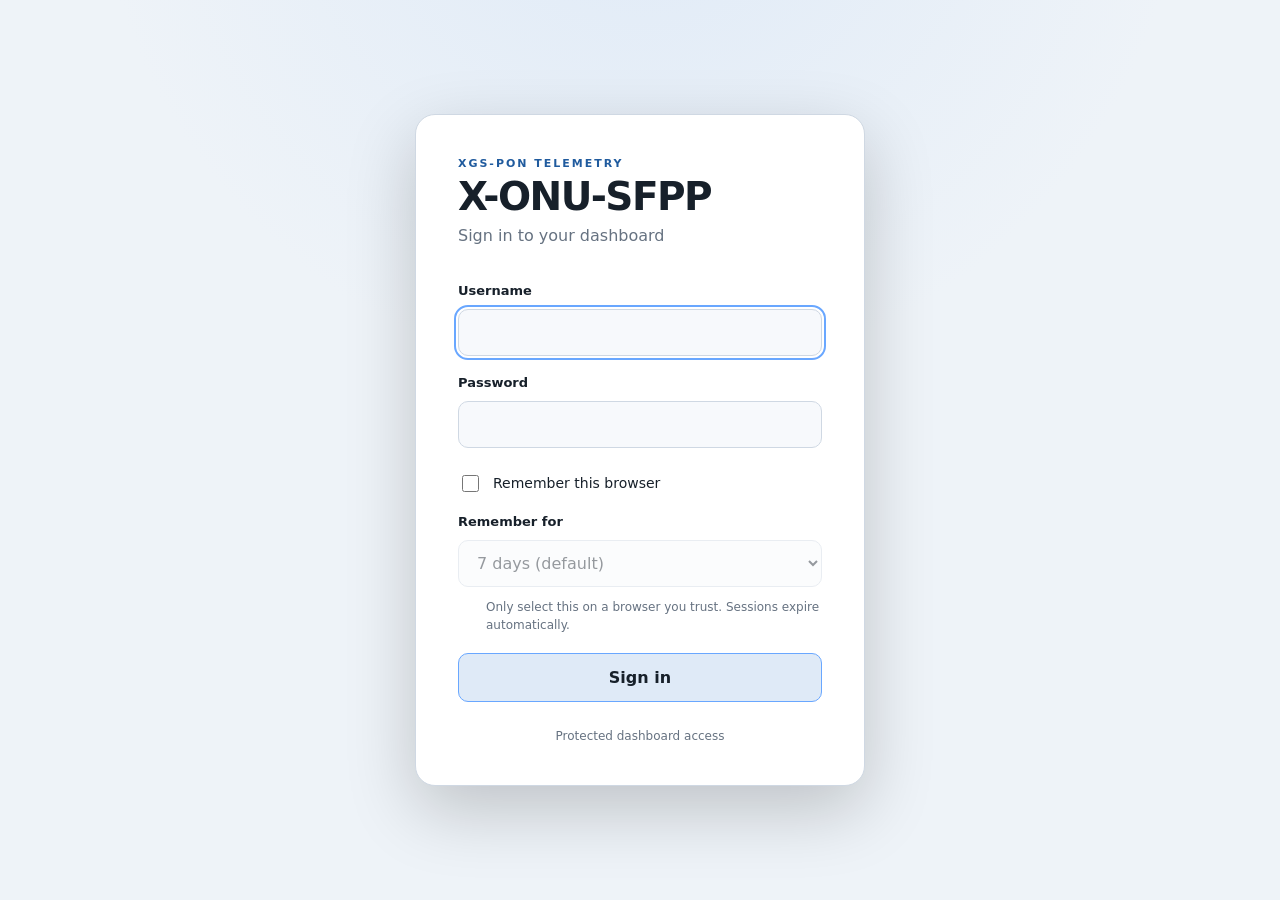
<file: web_templates/login.html>
<!doctype html>
<html lang="en">
<head>
    <meta charset="utf-8">
    <meta name="viewport"
          content="width=device-width, initial-scale=1">
    <title>Sign In — X-ONU-SFPP Dashboard</title>

    <script src="/static/theme.js"></script>
    <link rel="stylesheet" href="/static/style.css">
    <link rel="stylesheet" href="/static/login.css">
    <script src="/static/login.js" defer></script>
</head>
<body class="xonu-login">
    <main class="login-shell">
        <section class="login-card"
                 aria-labelledby="loginTitle">

            <p class="eyebrow">XGS-PON TELEMETRY</p>

            <h1 id="loginTitle">X-ONU-SFPP</h1>

            <p class="login-description">
                Sign in to your dashboard
            </p>

            <form id="loginForm">
                <label for="loginUsername">
                    Username
                </label>
                <input
                    id="loginUsername"
                    name="username"
                    type="text"
                    autocomplete="username"
                    maxlength="1024"
                    required
                    autofocus>

                <label for="loginPassword">
                    Password
                </label>
                <input
                    id="loginPassword"
                    name="password"
                    type="password"
                    autocomplete="current-password"
                    maxlength="1024"
                    required>

                <label class="remember-choice"
                       for="rememberBrowser">
                    <input
                        id="rememberBrowser"
                        type="checkbox">
                    <span>
                        Remember this browser
                    </span>
                </label>

                <label for="rememberDays">
                    Remember for
                </label>

                <select id="rememberDays" disabled>
                    <option value="1">1 day</option>
                    <option value="3">3 days</option>
                    <option value="7" selected>7 days (default)</option>
                    <option value="14">14 days</option>
                    <option value="30">30 days</option>
                </select>

                <p class="login-note">
                    Only select this on a browser you trust.
                    Sessions expire automatically.
                </p>

                <p id="loginError"
                   class="login-error"
                   role="alert"
                   aria-live="polite"
                   hidden></p>

                <button id="loginSubmit"
                        type="submit">
                    Sign in
                </button>
            </form>

            <p class="login-footer">
                Protected dashboard access
            </p>
        </section>
    </main>
</body>
</html>
</file>
<file: static/style.css>
:root {
    color-scheme: dark;

    --bg: #0b0e12;
    --panel: #12171e;
    --panel-alt: #0f141a;
    --panel-soft: rgba(18, 23, 30, .88);
    --status-bg: rgba(18, 23, 30, .82);

    --text: #f2f5f7;
    --muted: #8e9aa8;
    --line: #29323d;
    --border: var(--line);

    --body-glow: #172231;

    --surface-top: rgba(23, 29, 37, .95);
    --surface-bottom: rgba(15, 19, 25, .97);
    --surface-soft: rgba(9, 13, 18, .35);

    --primary-top: rgba(31, 48, 72, .95);
    --primary-bottom: rgba(16, 21, 28, .98);

    --traffic-top: rgba(31, 48, 72, .78);
    --traffic-bottom: rgba(13, 18, 24, .97);

    --button-bg: #10151b;
    --button-hover-border: #3b4858;
    --button-active-border: #4d6f9e;
    --button-active-bg: #1c2b3f;
    --button-active-text: #ffffff;

    --overlay-025: rgba(255, 255, 255, .025);
    --overlay-035: rgba(255, 255, 255, .035);
    --overlay-050: rgba(255, 255, 255, .05);
    --overlay-080: rgba(255, 255, 255, .08);

    --good: #48d597;
    --warn: #ffbd5a;
    --bad: #ff6b6b;
    --accent: #69a7ff;

    --rx: #69a7ff;
    --tx: #48d597;
    --optic: #ffbd5a;
    --cpu1: #c39cff;
    --cpu2: #ff83b2;
    --download: #69a7ff;
    --upload: #48d597;
}

:root[data-theme="light"] {
    color-scheme: light;

    --bg: #eef3f8;
    --panel: #ffffff;
    --panel-alt: #f7f9fc;
    --panel-soft: rgba(255, 255, 255, .92);
    --status-bg: rgba(255, 255, 255, .88);

    --text: #17202a;
    --muted: #667281;
    --line: #cfd8e3;
    --border: var(--line);

    --body-glow: #dfeaf7;

    --surface-top: rgba(255, 255, 255, .98);
    --surface-bottom: rgba(245, 248, 252, .98);
    --surface-soft: rgba(255, 255, 255, .72);

    --primary-top: rgba(225, 237, 252, .98);
    --primary-bottom: rgba(248, 250, 253, .98);

    --traffic-top: rgba(227, 239, 253, .95);
    --traffic-bottom: rgba(248, 250, 253, .98);

    --button-bg: #f7f9fc;
    --button-hover-border: #9eabb9;
    --button-active-border: #6f8db5;
    --button-active-bg: #dfeaf7;
    --button-active-text: #17202a;

    --overlay-025: rgba(0, 0, 0, .025);
    --overlay-035: rgba(0, 0, 0, .035);
    --overlay-050: rgba(0, 0, 0, .05);
    --overlay-080: rgba(0, 0, 0, .08);
}


* {
    box-sizing: border-box;
}


html {
    min-height: 100%;
}


body {
    margin: 0;

    min-height: 100%;

    background:
        radial-gradient(
            circle at 50% -18%,
            var(--body-glow) 0,
            var(--bg) 44%
        );

    color: var(--text);

    font-family:
        Inter,
        system-ui,
        -apple-system,
        BlinkMacSystemFont,
        "Segoe UI",
        sans-serif;
}


.shell {
    width:
        min(
            1180px,
            calc(100% - 32px)
        );

    margin: 0 auto;

    padding:
        38px 0
        42px;
}


.topbar {
    display: flex;

    justify-content:
        space-between;

    gap: 24px;

    align-items:
        center;

    margin-bottom:
        20px;
}


.eyebrow {
    color: var(--accent);

    font-size: 11px;

    letter-spacing:
        .18em;

    font-weight: 800;

    margin:
        0 0 8px;
}

/* Accessible heading accent in light theme */
:root[data-theme="light"] .eyebrow {
    color: #205b9e;
}


h1 {
    margin: 0;

    font-size:
        clamp(
            34px,
            5vw,
            58px
        );

    letter-spacing:
        -.045em;

    line-height: .95;
}


h2 {
    margin:
        2px 0 0;

    font-size: 23px;

    letter-spacing:
        -.02em;
}


.subtitle,
.last-update,
.chart-meta,
.subvalue,
footer {
    color: var(--muted);
}


.subtitle {
    margin:
        7px 0 0;
}


.status-wrap {
    display: flex;

    gap: 11px;

    align-items:
        center;

    min-width: 230px;

    padding:
        13px 16px;

    background:
        var(--status-bg);

    border:
        1px solid
        var(--line);

    border-radius:
        14px;
}


.status-dot {
    width: 11px;
    height: 11px;

    flex:
        0 0 11px;

    border-radius: 50%;

    box-shadow:
        0 0 16px
        currentColor;
}


.status-dot.online {
    background:
        var(--good);

    color:
        var(--good);
}


.status-dot.offline {
    background:
        var(--bad);

    color:
        var(--bad);
}


.status-text {
    font-weight: 800;

    font-size: 13px;
}


.last-update {
    font-size: 11px;

    margin-top: 2px;
}


.label {
    color: var(--muted);

    font-size: 12px;

    font-weight: 750;

    letter-spacing:
        .055em;

    text-transform:
        uppercase;
}


.health-badge.good {
    color: var(--good);
}


.health-badge.warn {
    color: var(--warn);
}


.health-badge.bad {
    color: var(--bad);
}


.health-badge.unknown {
    color: var(--muted);
}


.summary-bar {
    display: grid;

    grid-template-columns:
        repeat(
            3,
            1fr
        );

    gap: 8px;

    padding: 12px;

    margin-bottom: 12px;

    background:
        var(--panel-soft);

    border:
        1px solid
        var(--line);

    border-radius:
        16px;
}


.summary-item {
    padding:
        9px 12px;
}


.summary-item strong {
    display: block;

    margin-top: 6px;

    font-size: 15px;
}


.section-block,
.chart-panel {
    margin-top: 12px;

    padding: 20px;

    background:
        linear-gradient(
            180deg,
            var(--surface-top),
            var(--surface-bottom)
        );

    border:
        1px solid
        var(--line);

    border-radius:
        18px;
}


.section-title {
    margin-bottom: 16px;
}


.optical-grid {
    display: grid;

    grid-template-columns:
        repeat(
            4,
            1fr
        );

    gap: 12px;
}


.thermal-grid {
    display: grid;

    grid-template-columns:
        repeat(
            3,
            1fr
        );

    gap: 12px;
}


.metric-card {
    position: relative;

    min-height: 164px;

    padding: 20px;

    display: flex;

    flex-direction:
        column;

    justify-content:
        flex-end;

    overflow: hidden;

    background:
        var(--surface-soft);

    border:
        1px solid
        var(--line);

    border-radius:
        15px;
}


.metric-card.primary {
    background:
        linear-gradient(
            155deg,
            var(--primary-top),
            var(--primary-bottom)
        );
}


.metric-card.primary::after {
    content: "";

    position: absolute;

    width: 110px;
    height: 110px;

    right: -45px;
    top: -45px;

    border-radius: 50%;

    background:
        rgba(
            105,
            167,
            255,
            .08
        );
}


.value {
    display: block;

    margin-top: 22px;

    font-size:
        clamp(
            31px,
            4vw,
            39px
        );

    font-weight: 760;

    letter-spacing:
        -.04em;

    line-height: 1;
}


.unit {
    color: var(--muted);

    font-size: 12px;

    margin-top: 5px;
}


.metric-health {
    position: absolute;

    top: 18px;
    right: 18px;

    font-size: 10px;

    font-weight: 850;

    letter-spacing:
        .08em;
}


.system-strip {
    display: grid;

    grid-template-columns:
        repeat(
            3,
            1fr
        );

    gap: 10px;

    margin-top: 12px;
}


.system-item {
    padding: 15px;

    background:
        var(--surface-soft);

    border:
        1px solid
        var(--line);

    border-radius: 13px;
}


.system-item strong {
    display: block;

    margin-top: 7px;

    font-size: 17px;
}


.subvalue {
    display: block;

    margin-top: 4px;

    font-size: 11px;
}


.traffic-title {
    display: flex;

    justify-content:
        space-between;

    align-items:
        end;

    gap: 18px;
}


.advanced-status {
    color: var(--muted);

    font-size: 11px;

    padding:
        7px 10px;

    border:
        1px solid
        var(--line);

    border-radius: 9px;

    background:
        var(--surface-soft);
}


.advanced-status.good {
    color: var(--good);
}


.advanced-status.warn {
    color: var(--warn);
}


.advanced-status.bad {
    color: var(--bad);
}


.traffic-grid {
    display: grid;

    grid-template-columns:
        repeat(
            2,
            1fr
        );

    gap: 12px;
}


.traffic-card {
    min-height: 210px;

    padding: 22px;

    display: flex;

    flex-direction:
        column;

    justify-content:
        flex-end;

    background:
        linear-gradient(
            155deg,
            var(--traffic-top),
            var(--traffic-bottom)
        );

    border:
        1px solid
        var(--line);

    border-radius:
        16px;
}


.traffic-direction {
    color: var(--accent);

    font-size: 12px;

    font-weight: 850;

    letter-spacing:
        .12em;
}


.traffic-value {
    display: block;

    margin-top: 23px;

    font-size:
        clamp(
            36px,
            6vw,
            54px
        );

    font-weight: 800;

    letter-spacing:
        -.05em;

    line-height: 1;
}


.traffic-unit {
    color: var(--muted);

    margin-top: 7px;

    font-size: 11px;
}


.traffic-detail {
    display: flex;

    justify-content:
        space-between;

    gap: 12px;

    padding-top: 14px;

    margin-top: 18px;

    border-top:
        1px solid
        var(--line);

    color: var(--muted);

    font-size: 12px;
}


.traffic-detail strong {
    color: var(--text);
}


.health-panel {
    padding-bottom: 18px;
}


.health-grid {
    display: grid;

    grid-template-columns:
        repeat(
            2,
            1fr
        );

    gap: 8px;
}


.health-row {
    display: flex;

    justify-content:
        space-between;

    gap: 20px;

    align-items:
        center;

    min-height: 48px;

    padding:
        10px 13px;

    background:
        var(--surface-soft);

    border:
        1px solid
        var(--line);

    border-radius:
        11px;
}


.health-row.full {
    grid-column:
        1 / -1;
}


.health-row span {
    color: var(--muted);

    font-size: 12px;
}


.health-row strong {
    text-align: right;

    font-size: 13px;
}


.history-header {
    display: flex;

    justify-content:
        space-between;

    gap: 18px;

    align-items:
        end;

    margin-top: 34px;

    padding:
        0 2px;
}


.range-buttons {
    display: flex;

    gap: 5px;

    flex-wrap: wrap;
}


button {
    border:
        1px solid
        var(--line);

    background:
        var(--button-bg);

    color:
        var(--muted);

    border-radius: 9px;

    padding:
        8px 11px;

    cursor: pointer;

    font-weight: 800;

    font-size: 11px;

    transition:
        background .15s ease,
        border-color .15s ease,
        color .15s ease;
}


button:hover {
    color: var(--text);

    border-color:
        var(--button-hover-border);
}


button.active {
    color:
        var(--button-active-text);

    border-color:
        var(--button-active-border);

    background:
        var(--button-active-bg);
}


.chart-head {
    display: flex;

    justify-content:
        space-between;

    gap: 15px;

    align-items:
        end;

    margin-bottom: 18px;
}


.chart-meta {
    font-size: 11px;
}


canvas {
    width: 100%;

    display: block;
}


.legend {
    display: flex;

    gap: 18px;

    flex-wrap: wrap;

    margin-top: 11px;

    color: var(--muted);

    font-size: 11px;
}


.legend-line {
    display: inline-block;

    width: 18px;
    height: 3px;

    border-radius: 4px;

    margin-right: 6px;

    vertical-align: middle;
}


.legend-line.rx {
    background: var(--rx);
}


.legend-line.tx {
    background: var(--tx);
}


.legend-line.optic {
    background: var(--optic);
}


.legend-line.cpu1 {
    background: var(--cpu1);
}


.legend-line.cpu2 {
    background: var(--cpu2);
}


.legend-line.download {
    background: var(--download);
}


.legend-line.upload {
    background: var(--upload);
}


.info-grid {
    display: grid;

    grid-template-columns:
        repeat(
            2,
            1fr
        );

    gap: 8px;
}


.info-row {
    display: flex;

    justify-content:
        space-between;

    gap: 20px;

    min-height: 46px;

    align-items:
        center;

    padding:
        10px 13px;

    border:
        1px solid
        var(--line);

    border-radius: 10px;

    background:
        var(--surface-soft);
}


.info-row span {
    color: var(--muted);

    font-size: 12px;
}


.info-row strong {
    font-size: 12px;

    text-align: right;

    overflow-wrap:
        anywhere;
}


.technical-strip {
    display: flex;

    gap: 18px;

    flex-wrap: wrap;

    margin-top: 13px;

    padding:
        12px 13px;

    border:
        1px solid
        var(--line);

    border-radius: 10px;

    color: var(--muted);

    font-size: 11px;
}


.technical-strip strong {
    color: var(--text);

    margin-left: 4px;
}


footer {
    display: flex;

    justify-content:
        space-between;

    gap: 20px;

    padding:
        22px 3px
        0;

    font-size: 11px;
}


@media
(max-width: 900px) {

    .optical-grid {
        grid-template-columns:
            repeat(
                2,
                1fr
            );
    }


    .thermal-grid {
        grid-template-columns:
            repeat(
                3,
                1fr
            );
    }


    .system-strip {
        grid-template-columns:
            repeat(
                3,
                1fr
            );
    }

}


@media
(max-width: 680px) {

    .shell {
        width:
            min(
                100% - 20px,
                1180px
            );

        padding-top: 22px;
    }


    .topbar {
        align-items:
            flex-start;

        flex-direction:
            column;
    }


    .status-wrap {
        width: 100%;
    }


    .summary-bar {
        grid-template-columns:
            1fr;
    }


    .optical-grid,
    .thermal-grid,
    .traffic-grid,
    .health-grid,
    .info-grid,
    .system-strip {
        grid-template-columns:
            1fr;
    }


    .health-row.full {
        grid-column:
            auto;
    }


    .traffic-title,
    .history-header,
    .chart-head {
        align-items:
            flex-start;

        flex-direction:
            column;
    }


    .range-buttons {
        width: 100%;
    }


    .range-buttons button {
        flex: 1;
    }


    .metric-card {
        min-height: 145px;
    }


    .traffic-card {
        min-height: 180px;
    }


    footer {
        flex-direction:
            column;

        gap: 6px;
    }

}


/* V2 optical-history polish */

.optical-history-grid {
    display: grid;

    grid-template-columns:
        repeat(2, 1fr);

    gap: 12px;
}


.mini-chart {
    padding: 14px;

    background:
        var(--surface-soft);

    border:
        1px solid
        var(--line);

    border-radius: 13px;
}


.mini-chart-title {
    display: flex;

    justify-content:
        space-between;

    align-items:
        center;

    gap: 15px;

    margin-bottom: 8px;
}


.mini-chart-title span {
    color: var(--muted);

    font-size: 11px;

    font-weight: 750;

    letter-spacing:
        .055em;

    text-transform:
        uppercase;
}


.mini-chart-title strong {
    font-size: 13px;
}


@media
(max-width: 680px) {

    .optical-history-grid {
        grid-template-columns:
            1fr;
    }

}


/* V3 alerts */

.alerts-title {
    display: flex;

    justify-content:
        space-between;

    align-items:
        end;

    gap: 18px;
}


.alerts-list {
    display: grid;

    gap: 8px;

    max-height: 248px;

    overflow-y: auto;

    padding-right: 4px;
}


.alert-row {
    display: flex;

    justify-content:
        space-between;

    align-items:
        center;

    gap: 20px;

    min-height: 64px;

    padding:
        12px 14px;

    background:
        var(--surface-soft);

    border:
        1px solid
        var(--line);

    border-radius:
        11px;
}


.alert-row.warning {
    border-left:
        3px solid
        var(--warn);
}


.alert-row.critical,
.alert-row.error {
    border-left:
        3px solid
        var(--bad);
}


.alert-row.info {
    border-left:
        3px solid
        var(--accent);
}


.alert-main {
    display: flex;

    flex-direction:
        column;

    gap: 4px;

    min-width: 0;
}


.alert-severity {
    color:
        var(--warn);

    font-size: 10px;

    font-weight: 850;

    letter-spacing:
        .1em;
}




.alert-row.info
.alert-severity {
    color:
        var(--accent);
}


.alert-message {
    font-size: 13px;

    overflow-wrap:
        anywhere;
}


.alert-time {
    color:
        var(--muted);

    font-size: 11px;
}






@media
(max-width: 680px) {

    .alerts-title {
        align-items:
            flex-start;

        flex-direction:
            column;
    }


    .alert-row {
        align-items:
            flex-start;
    }



}


.alert-row.critical
.alert-severity,
.alert-row.error
.alert-severity {
    color:
        var(--bad);
}


/* ---------------------------------------------------------
   V3 Alert Settings
   --------------------------------------------------------- */

.alert-settings-grid {
    display: grid;
    grid-template-columns:
        repeat(4, minmax(0, 1fr));
    gap: 14px;
}

.alert-setting-card {
    display: flex;
    flex-direction: column;
    gap: 7px;
    min-width: 0;
    padding: 16px;
    border: 1px solid
        var(--border);
    border-radius: 12px;
    background:
        var(--overlay-025);
}

.alert-setting-label {
    font-size: 0.78rem;
    font-weight: 700;
    letter-spacing: 0.06em;
    text-transform: uppercase;
    color: var(--muted);
}

.alert-setting-value {
    font-size: 1.15rem;
    line-height: 1.25;
    color: var(--text);
}

.alert-setting-help {
    margin-top: auto;
    font-size: 0.8rem;
    line-height: 1.4;
    color: var(--muted);
}

@media (max-width: 1000px) {
    .alert-settings-grid {
        grid-template-columns:
            repeat(2, minmax(0, 1fr));
    }
}

@media (max-width: 600px) {
    .alert-settings-grid {
        grid-template-columns: 1fr;
    }
}


/* ---------------------------------------------------------
   V3 Alert Settings Controls
   --------------------------------------------------------- */

.alert-setting-control {
    display: flex;
    align-items: center;
    gap: 8px;
}

.alert-setting-input {
    width: 88px;
    min-width: 0;
    padding: 8px 10px;
    border: 1px solid var(--border);
    border-radius: 9px;
    background: var(--overlay-035);
    color: var(--text);
    font: inherit;
    font-weight: 700;
}

.alert-setting-input:focus {
    outline: none;
    border-color: currentColor;
}

.alert-setting-unit {
    color: var(--muted);
    font-size: 0.9rem;
}

.alert-settings-actions {
    display: flex;
    justify-content: flex-end;
    margin-top: 14px;
}

.alert-settings-save {
    padding: 9px 14px;
    border: 1px solid var(--border);
    border-radius: 9px;
    background: var(--overlay-050);
    color: var(--text);
    font: inherit;
    font-weight: 700;
    cursor: pointer;
}

.alert-settings-save:hover {
    background: var(--overlay-080);
}

.alert-settings-save:disabled {
    opacity: 0.55;
    cursor: not-allowed;
}


/* ---------------------------------------------------------
   V3 Alert Threshold Controls
   --------------------------------------------------------- */

.alert-threshold-list {
    display: flex;
    flex-direction: column;
    gap: 8px;
}

.alert-threshold-row {
    display: flex;
    align-items: center;
    justify-content: space-between;
    gap: 10px;
    color: var(--muted);
    font-size: 0.85rem;
}

.alert-threshold-row .alert-setting-input {
    width: 82px;
    text-align: right;
}

.alert-profile-select {
    width: 100%;
    margin: 8px 0;
}

.alert-operating-envelope {
    margin-top: 14px;
    padding: 12px;
    border: 1px solid var(--good);
    border-radius: 9px;
    background: rgba(61, 213, 152, 0.08);
}

.alert-operating-envelope[hidden],
#alertTxThresholdControls[hidden] {
    display: none;
}

.alert-operating-range-values {
    display: flex;
    justify-content: space-between;
    gap: 12px;
    margin: 10px 0 8px;
    color: var(--text);
    font-size: 0.9rem;
}

.alert-threshold-heading {
    display: block;
    margin: 16px 0 8px;
}


/* ---------------------------------------------------------
   V3 Alert Settings Validation
   --------------------------------------------------------- */

.alert-setting-input.invalid {
    border-color: #ff5c5c;
    box-shadow:
        0 0 0 1px rgba(255, 92, 92, 0.25);
}

.alert-setting-input.invalid:focus {
    border-color: #ff5c5c;
    box-shadow:
        0 0 0 2px rgba(255, 92, 92, 0.25);
}


/* ---------------------------------------------------------
   V3 Error Counter Alerts
   --------------------------------------------------------- */

.alert-counter-section {
    margin-top: 20px;
    padding-top: 18px;
    border-top: 1px solid var(--border);
}

.alert-counter-heading {
    display: flex;
    justify-content: space-between;
    gap: 16px;
    margin-bottom: 12px;
}

.alert-counter-description {
    margin: 6px 0 0;
    color: var(--muted);
    font-size: 0.85rem;
    line-height: 1.4;
}

.alert-counter-table {
    display: flex;
    flex-direction: column;
    border: 1px solid var(--border);
    border-radius: 12px;
    overflow: hidden;
}

.alert-counter-row {
    display: grid;
    grid-template-columns:
        minmax(190px, 1.6fr)
        minmax(110px, 0.8fr)
        minmax(150px, 1fr)
        minmax(130px, 0.9fr);
    align-items: center;
    gap: 14px;
    padding: 12px 14px;
    border-top: 1px solid var(--border);
}

.alert-counter-row:first-child {
    border-top: 0;
}

.alert-counter-header {
    color: var(--muted);
    font-size: 0.75rem;
    font-weight: 700;
    letter-spacing: 0.06em;
    text-transform: uppercase;
    background:
        var(--overlay-025);
}

.alert-counter-name {
    color: var(--text);
    font-weight: 600;
}

.alert-counter-number {
    display: flex;
    align-items: center;
    gap: 8px;
}

.alert-counter-number span {
    color: var(--muted);
    font-size: 0.8rem;
}

.alert-counter-row .alert-setting-input {
    width: 100%;
}

.alert-setting-select {
    appearance: auto;
}

@media (max-width: 800px) {
    .alert-counter-header {
        display: none;
    }

    .alert-counter-row {
        grid-template-columns:
            1fr 1fr;
        gap: 10px 14px;
    }

    .alert-counter-name {
        grid-column: 1 / -1;
    }
}

@media (max-width: 520px) {
    .alert-counter-row {
        grid-template-columns: 1fr;
    }

    .alert-counter-name {
        grid-column: auto;
    }
}


/* ---------------------------------------------------------
   V3 State Alert Settings
   --------------------------------------------------------- */

.alert-state-settings {
    display: grid;
    grid-template-columns:
        repeat(4, minmax(0, 1fr));
    gap: 14px;
    margin-top: 16px;
    margin-bottom: 4px;
}

.alert-state-settings .alert-setting-card {
    min-height: 0;
}

@media (max-width: 1000px) {
    .alert-state-settings {
        grid-template-columns:
            repeat(2, minmax(0, 1fr));
    }
}

@media (max-width: 600px) {
    .alert-state-settings {
        grid-template-columns: 1fr;
    }
}


/* V3 Notification Settings */

.notification-settings-section {
    margin-top: 22px;
    padding-top: 18px;
    border-top: 1px solid var(--overlay-080);
}

.notification-settings-stack {
    margin-top: 14px;
}

.notification-provider-row {
    padding: 14px 0;
    border-bottom: 1px solid var(--overlay-080);
}

.notification-provider-row:first-child {
    padding-top: 8px;
}

.notification-provider-row:last-child {
    border-bottom: 0;
    padding-bottom: 8px;
}

.notification-provider-row .notification-field {
    max-width: 760px;
}

.notification-provider-row .alert-setting-help {
    display: block;
    max-width: 760px;
    margin-top: 7px;
}

.notification-provider-heading {
    display: flex;
    align-items: center;
    justify-content: space-between;
    gap: 16px;
}

.notification-enable {
    display: inline-flex;
    align-items: center;
    gap: 7px;
    font-size: 0.82rem;
    cursor: pointer;
    user-select: none;
}

.notification-enable input {
    width: 16px;
    height: 16px;
    margin: 0;
    cursor: pointer;
}

.notification-field {
    display: grid;
    gap: 6px;
    margin-top: 14px;
    font-size: 0.82rem;
}

.notification-field .alert-setting-input {
    width: 100%;
    box-sizing: border-box;
}

.notification-settings-section
.alert-settings-actions {
    margin-top: 14px;
}



/* V3 Collapsible Settings Panels */

.settings-collapsible > summary {
    list-style: none;
}

.settings-collapsible > summary::-webkit-details-marker {
    display: none;
}

.settings-summary {
    cursor: pointer;
    user-select: none;
}

.settings-summary-right {
    display: flex;
    align-items: center;
    gap: 12px;
}

.settings-chevron {
    display: inline-flex;
    align-items: center;
    justify-content: center;
    width: 24px;
    height: 24px;
    font-size: 1.6rem;
    line-height: 1;
    transition: transform 0.18s ease;
}

.settings-collapsible[open]
.settings-chevron {
    transform: rotate(90deg);
}

.settings-summary:hover
.settings-chevron {
    opacity: 0.8;
}


/* Dashboard page navigation */

.dashboard-settings-nav {
    display: flex;
    flex-wrap: wrap;
    gap: 8px;
    margin-top: 14px;
}

.settings-page-nav {
    display: flex;
    align-items: center;
}

.settings-nav-link {
    display: inline-flex;
    align-items: center;
    justify-content: center;
    min-height: 38px;
    padding: 8px 14px;
    border: 1px solid currentColor;
    border-radius: 8px;
    color: inherit;
    font-size: 0.9rem;
    font-weight: 600;
    text-decoration: none;
    transition:
        opacity 0.15s ease,
        transform 0.15s ease;
}

.settings-nav-link:hover {
    opacity: 0.8;
}

.settings-nav-link:active {
    transform: translateY(1px);
}

/* Notification secret controls */

.notification-secret-clear {
    display: inline-flex;
    align-items: center;
    gap: 7px;
    margin-top: 7px;
    color: var(--muted);
    font-size: 0.78rem;
    cursor: pointer;
    user-select: none;
}

.notification-secret-clear input {
    width: 15px;
    height: 15px;
    margin: 0;
    cursor: pointer;
}

.notification-secret-clear:has(input:disabled) {
    opacity: 0.45;
    cursor: default;
}

.notification-secret-clear input:disabled {
    cursor: default;
}

/* Alert History page */

.alert-history-list {
    max-height: none;
    overflow: visible;
    padding-right: 0;
}

.alert-history-link-wrap {
    display: flex;
    justify-content: flex-end;
    margin-top: 14px;
}

.alert-history-controls {
    display: flex;
    justify-content: space-between;
    align-items: center;
    gap: 14px;
    margin-top: 16px;
}

.alert-history-page-status {
    color: var(--muted);
    font-size: 0.9rem;
    text-align: center;
}

.alert-history-button {
    appearance: none;
    min-height: 38px;
    padding: 8px 14px;
    border: 1px solid currentColor;
    border-radius: 8px;
    background: transparent;
    color: inherit;
    font: inherit;
    font-size: 0.9rem;
    font-weight: 600;
    cursor: pointer;
    transition:
        opacity 0.15s ease,
        transform 0.15s ease;
}

.alert-history-button:hover:not(:disabled) {
    opacity: 0.8;
}

.alert-history-button:active:not(:disabled) {
    transform: translateY(1px);
}

.alert-history-button:disabled {
    opacity: 0.35;
    cursor: default;
}

@media
(max-width: 680px) {
    .alert-history-controls {
        align-items: stretch;
        flex-direction: column;
    }

    .alert-history-page-status {
        order: -1;
    }
}

/* Recent Alerts now displays only three entries. */
#alertsList {
    max-height: none;
    overflow: visible;
    padding-right: 0;
}

/* Theme selector */

.topbar-actions {
    display: flex;
    flex-direction: column;
    gap: 10px;
    align-items: stretch;
    min-width: 230px;
}

.theme-control {
    display: flex;
    align-items: center;
    justify-content: space-between;
    gap: 12px;

    padding:
        9px 12px;

    background:
        var(--status-bg);

    border:
        1px solid
        var(--line);

    border-radius:
        10px;
}

.theme-control-label {
    color: var(--muted);

    font-size: 11px;

    font-weight: 800;

    letter-spacing:
        .055em;

    text-transform:
        uppercase;
}

.theme-select {
    min-width: 92px;

    padding:
        6px 8px;

    background:
        var(--button-bg);

    color:
        var(--text);

    border:
        1px solid
        var(--line);

    border-radius:
        8px;

    font: inherit;

    font-size:
        12px;

    font-weight:
        700;

    cursor:
        pointer;
}

.theme-select:hover {
    border-color:
        var(--button-hover-border);
}

.theme-select:focus {
    outline: none;

    border-color:
        var(--accent);
}

@media (max-width: 680px) {

    .topbar-actions {
        width: 100%;
        min-width: 0;
    }

    .theme-control {
        width: 100%;
    }
}


/* Diagnostics page */

.diagnostics-intro {
    margin-bottom: 18px;
    color: var(--muted);
}

.diagnostics-controls {
    display: flex;
    flex-wrap: wrap;
    align-items: center;
    gap: 18px;
    margin-top: 18px;
}

.diagnostics-profile-groups {
    display: grid;
    grid-template-columns:
        repeat(auto-fit, minmax(260px, 1fr));
    gap: 14px;
}

.diagnostics-profile-control {
    display: grid;
    align-content: start;
    gap: 12px;
    padding: 16px;
    border: 1px solid var(--border);
    border-radius: 10px;
    background: var(--panel-alt);
}

.diagnostics-profile-control h3 {
    margin: 0 0 5px;
    font-size: 0.95rem;
}

.diagnostics-profile-control p {
    margin: 0;
    color: var(--muted);
    font-size: 0.84rem;
    line-height: 1.45;
}

.diagnostics-profile-buttons {
    display: flex;
    flex-wrap: wrap;
    gap: 8px;
}

.diagnostics-profile-button,
.diagnostics-run-button {
    min-height: 40px;
}

.diagnostics-profile-button:focus-visible,
.diagnostics-run-button:focus-visible {
    outline: 2px solid var(--accent);
    outline-offset: 2px;
}

.diagnostics-run-button {
    border-color: var(--button-active-border);
    background: var(--button-active-bg);
    color: var(--button-active-text);
    font-weight: 700;
}

.diagnostics-profile-button:disabled,
.diagnostics-run-button:disabled {
    opacity: 0.45;
    cursor: default;
}

.diagnostics-run-button:disabled {
    border-color: var(--line);
    background: var(--button-bg);
    color: var(--muted);
}

.diagnostics-status {
    min-height: 1.4em;
    margin: 18px 0 0;
    color: var(--muted);
    font-size: 0.9rem;
}

.diagnostics-status.good {
    color: var(--good);
}

.diagnostics-status.warn {
    color: var(--warning);
}

.diagnostics-status.bad {
    color: var(--bad);
}

.diagnostics-results-head {
    display: flex;
    justify-content: space-between;
    align-items: flex-start;
    gap: 16px;
}

.diagnostics-results {
    display: grid;
    gap: 16px;
}

.diagnostics-empty {
    margin: 0;
    color: var(--muted);
}

.diagnostics-section {
    padding: 16px;
    border-radius: 10px;
    background: var(--panel-alt);
}

.diagnostics-section h3 {
    margin: 0 0 12px;
    font-size: 0.95rem;
}

.diagnostics-output {
    max-height: 520px;
    margin: 0;
    overflow: auto;
    scrollbar-gutter: stable;
    scrollbar-width: thin;
    scrollbar-color:
        var(--button-hover-border)
        transparent;
    white-space: pre-wrap;
    overflow-wrap: anywhere;
    font: inherit;
    font-family:
        ui-monospace,
        SFMono-Regular,
        Menlo,
        Monaco,
        Consolas,
        "Liberation Mono",
        monospace;
    font-size: 0.82rem;
    line-height: 1.5;
}

.diagnostics-output-empty {
    color: var(--muted);
    font-family: inherit;
    font-style: italic;
}

@media (max-width: 640px) {
    .diagnostics-results-head {
        display: block;
    }

    .diagnostics-results-head
    .chart-meta {
        display: inline-block;
        margin-top: 6px;
    }
}


/* Active primary page navigation */

.settings-nav-link[aria-current="page"] {
    color:
        var(--button-active-text);

    border-color:
        var(--button-active-border);

    background:
        var(--button-active-bg);
}

/* Alerts & Notifications final visual polish */

#alertSettingsPanel
.alert-settings-grid,
#alertSettingsPanel
.alert-state-settings {
    grid-template-columns:
        repeat(
            2,
            minmax(0, 1fr)
        );

    gap: 12px;
}


#alertSettingsPanel
.alert-setting-card {
    padding: 18px;

    border-radius: 15px;

    background:
        var(--surface-soft);
}


#alertSettingsPanel
.alert-threshold-list {
    gap: 10px;
}


#alertSettingsPanel
.alert-counter-section {
    margin-top: 24px;

    padding-top: 20px;
}


#alertSettingsPanel
.alert-counter-table {
    border-radius: 14px;

    background:
        var(--surface-soft);
}


#alertSettingsPanel
.alert-counter-row {
    padding:
        13px 14px;
}


#notificationSettingsPanel
.notification-settings-stack {
    display: grid;

    grid-template-columns:
        repeat(
            2,
            minmax(0, 1fr)
        );

    gap: 12px;

    align-items: start;

    margin-top: 14px;
}


#notificationSettingsPanel
.notification-provider-row,
#notificationSettingsPanel
.notification-provider-row:first-child,
#notificationSettingsPanel
.notification-provider-row:last-child {
    min-width: 0;

    padding: 18px;

    border:
        1px solid
        var(--line);

    border-radius:
        15px;

    background:
        var(--surface-soft);
}


#notificationSettingsPanel
.notification-provider-row
.notification-field,
#notificationSettingsPanel
.notification-provider-row
.alert-setting-help {
    max-width: none;
}


#notificationSettingsPanel
.notification-provider-heading {
    padding-bottom: 2px;
}


#notificationSettingsPanel
.notification-field {
    margin-top: 12px;
}


#notificationSettingsPanel
.notification-secret-clear {
    margin-top: 8px;
}


#notificationSettingsPanel
.notification-provider-row
.alert-setting-help {
    margin-top: 12px;
}


@media
(max-width: 800px) {

    #alertSettingsPanel
    .alert-settings-grid,
    #alertSettingsPanel
    .alert-state-settings,
    #notificationSettingsPanel
    .notification-settings-stack {
        grid-template-columns:
            1fr;
    }

}


/* Optional browser-authentication navigation */

.xonu-logout-button {
    background: transparent;
    font: inherit;
    font-size: 0.9rem;
    font-weight: 600;
    cursor: pointer;
}

.xonu-logout-button:disabled {
    opacity: 0.6;
    cursor: wait;
}
</file>
<file: static/login.css>
body.xonu-login {
    min-height: 100vh;
    display: grid;
    place-items: center;
    padding: 24px;
}

.login-shell {
    width: min(100%, 450px);
}

.login-card {
    border: 1px solid var(--line);
    border-radius: 20px;
    background: var(--panel);
    padding: clamp(25px, 6vw, 42px);
    box-shadow: 0 24px 70px rgba(0, 0, 0, .20);
}

.login-card h1 {
    font-size: clamp(29px, 6vw, 39px);
    letter-spacing: -.04em;
}

.login-description {
    color: var(--muted);
    margin: 10px 0 30px;
}

#loginForm {
    display: grid;
    gap: 11px;
}

#loginForm > label:not(.remember-choice) {
    font-size: 13px;
    font-weight: 700;
    margin-top: 8px;
}

#loginForm > input {
    width: 100%;
    padding: 13px 14px;
    background: var(--panel-alt);
    border: 1px solid var(--line);
    border-radius: 10px;
    color: var(--text);
    font: inherit;
}

#loginForm > input:focus-visible {
    outline: 2px solid var(--accent);
    outline-offset: 2px;
}

.remember-choice {
    display: flex;
    align-items: center;
    gap: 11px;
    margin-top: 13px;
    cursor: pointer;
    font-size: 14px;
}

.remember-choice input {
    width: 17px;
    height: 17px;
    accent-color: var(--accent);
}

.login-note {
    color: var(--muted);
    font-size: 12px;
    margin: 0 0 8px 28px;
    line-height: 1.5;
}

.login-error {
    color: var(--bad);
    font-size: 13px;
    margin: 4px 0;
}

.login-error[hidden] {
    display: none;
}

#loginSubmit {
    width: 100%;
    padding: 14px;
    border: 1px solid var(--accent);
    border-radius: 10px;
    background: var(--button-active-bg);
    color: var(--text);
    font: inherit;
    font-weight: 750;
    cursor: pointer;
}

#loginSubmit:hover {
    border-color: var(--button-active-text);
}

#loginSubmit:disabled {
    opacity: .65;
    cursor: wait;
}

.login-footer {
    text-align: center;
    margin: 27px 0 0;
    color: var(--muted);
    font-size: 12px;
}


#rememberDays {
    width: 100%;
    padding: 12px 14px;
    background: var(--panel-alt);
    border: 1px solid var(--line);
    border-radius: 10px;
    color: var(--text);
    font: inherit;
}

#rememberDays:disabled {
    opacity: .45;
}

#rememberDays:focus-visible {
    outline: 2px solid var(--accent);
    outline-offset: 2px;
}
</file>
